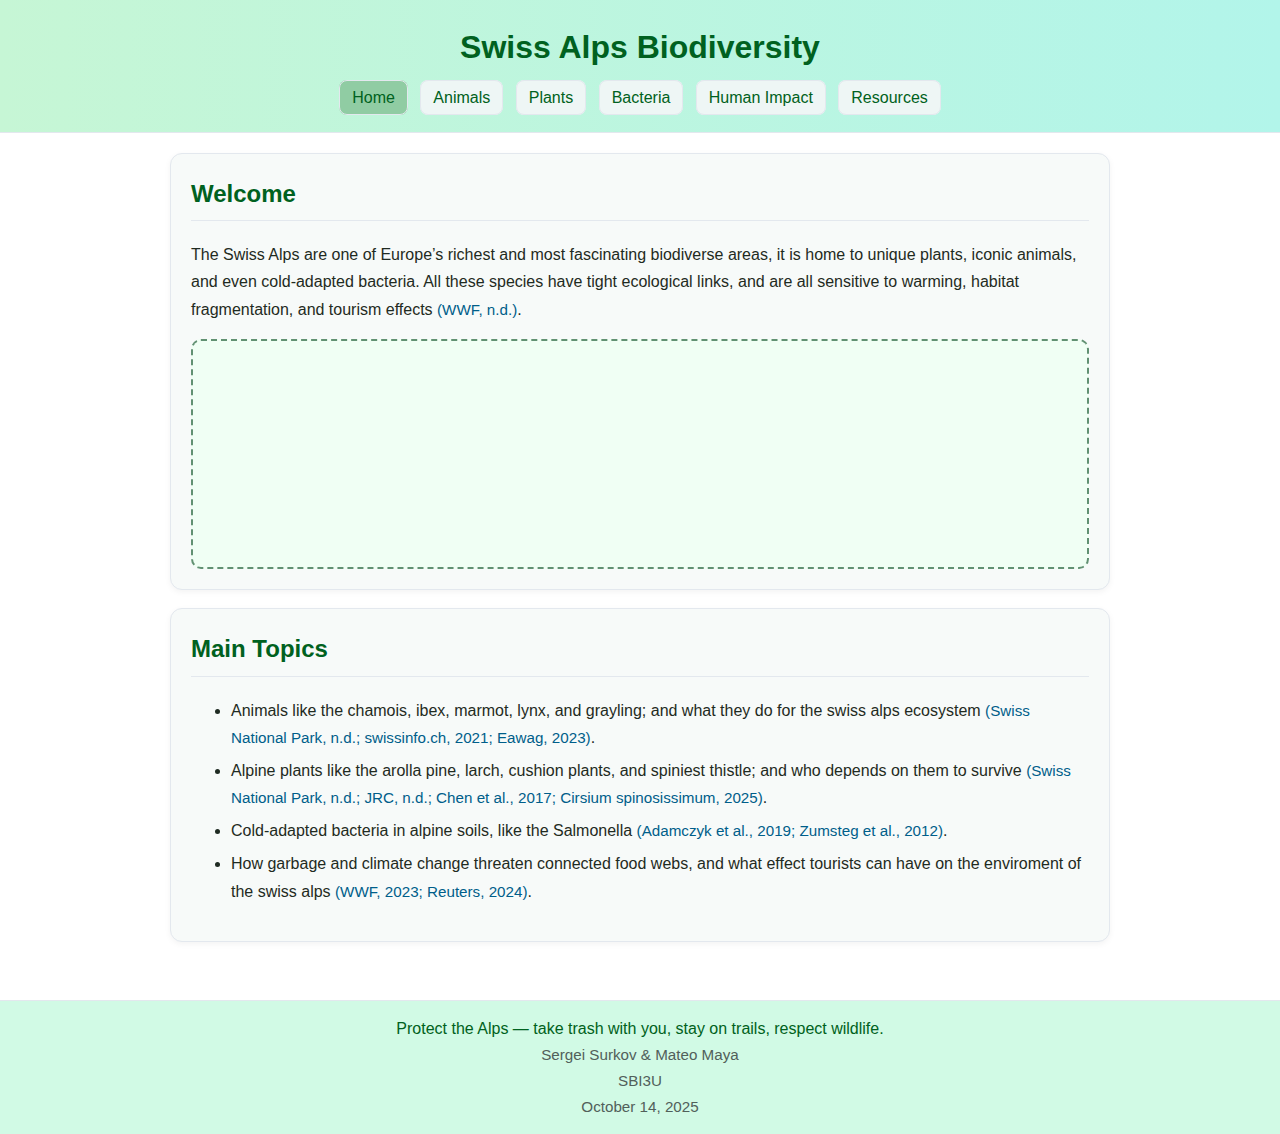
<file: index.html>
<!doctype html>
<html lang="en">
<head>
  <meta charset="utf-8" />
  <meta name="viewport" content="width=device-width, initial-scale=1" />
  <title>Home • Swiss Alps Biodiversity</title>
  <link rel="stylesheet" href="styles.css" />
</head>
<body>
  <header>
    <h1>Swiss Alps Biodiversity</h1>
    <nav>
      <a href="index.html" class="active">Home</a>
      <a href="animals.html" >Animals</a>
      <a href="plants.html" >Plants</a>
      <a href="bacteria.html" >Bacteria</a>
      <a href="human-impact.html" >Human Impact</a>
      <a href="resources.html" >Resources</a>
    </nav>
  </header>
  <main>
    
<section class="card">
  <h2>Welcome</h2>
  <p>The Swiss Alps are one of Europe’s richest and most fascinating biodiverse areas, it is home to unique plants, iconic animals, and even cold-adapted bacteria. All these species have tight ecological links, and are all sensitive to warming, habitat fragmentation, and tourism effects <span class="cite">(WWF, n.d.)</span>.</p>
  <div class="photo" src="https://i0.wp.com/blog.lowcostvibes.com/wp-content/uploads/2023/03/Explore-beautiful-Swiss-Alps-and-top-tourist-destinations-in-Switzerland.png?fit=1200%2C680&ssl=1" alt="Swiss alps"></div>
</section>
<section class="card">
  <h2>Main Topics</h2>
  <ul class="list-tight">
    <li>Animals like the chamois, ibex, marmot, lynx, and grayling; and what they do for the swiss alps ecosystem <span class="cite">(Swiss National Park, n.d.; swissinfo.ch, 2021; Eawag, 2023)</span>.</li>
    <li>Alpine plants like the arolla pine, larch, cushion plants, and spiniest thistle; and who depends on them to survive <span class="cite">(Swiss National Park, n.d.; JRC, n.d.; Chen et&nbsp;al., 2017; Cirsium spinosissimum, 2025)</span>.</li>
    <li>Cold-adapted bacteria in alpine soils, like the Salmonella <span class="cite">(Adamczyk et&nbsp;al., 2019; Zumsteg et&nbsp;al., 2012)</span>.</li>
    <li>How garbage and climate change threaten connected food webs, and what effect tourists can have on the enviroment of the swiss alps <span class="cite">(WWF, 2023; Reuters, 2024)</span>.</li>
  </ul>
</section>

  </main>
  <footer>
    <div>Protect the Alps — take trash with you, stay on trails, respect wildlife.</div>
    <div class="small"> Sergei Surkov & Mateo Maya</div>
    <div class="small">SBI3U</div>
    <div class="small">October 14, 2025</div>
  </footer>
</body>
</html>
</file>
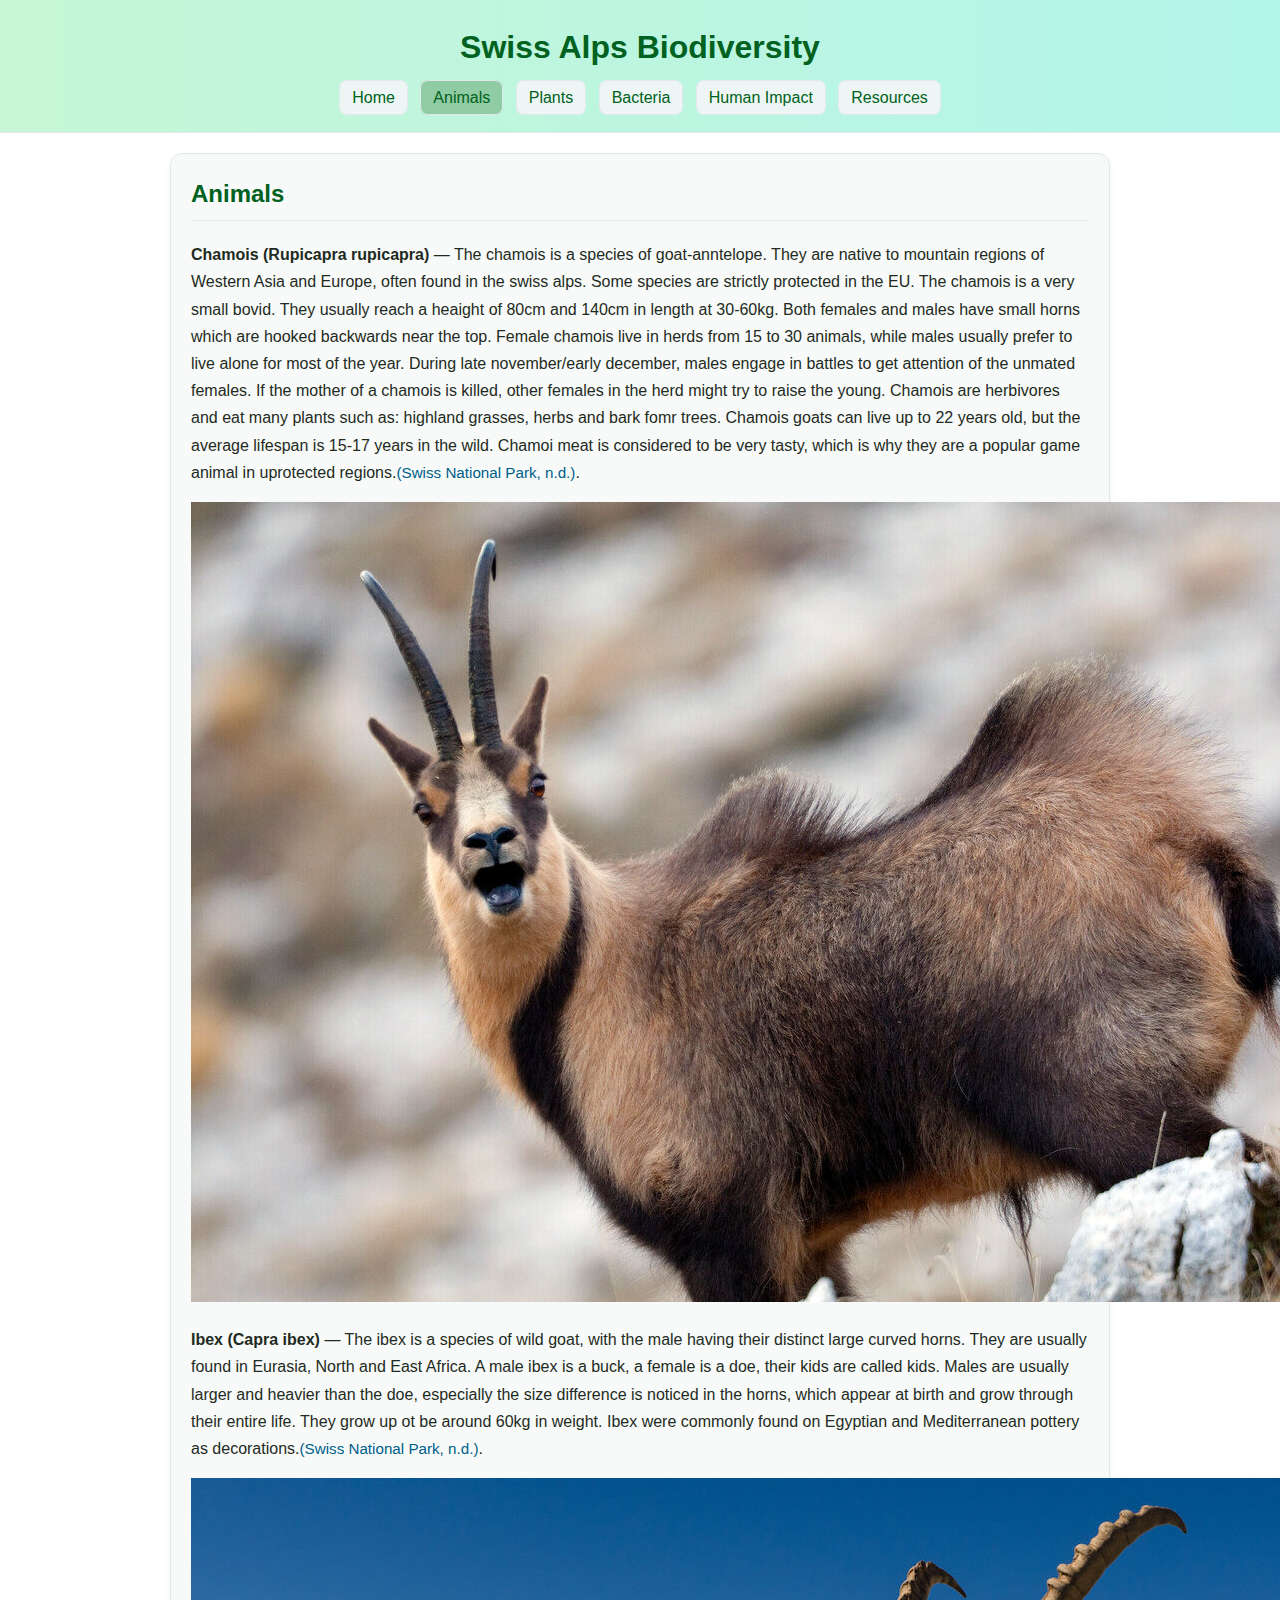
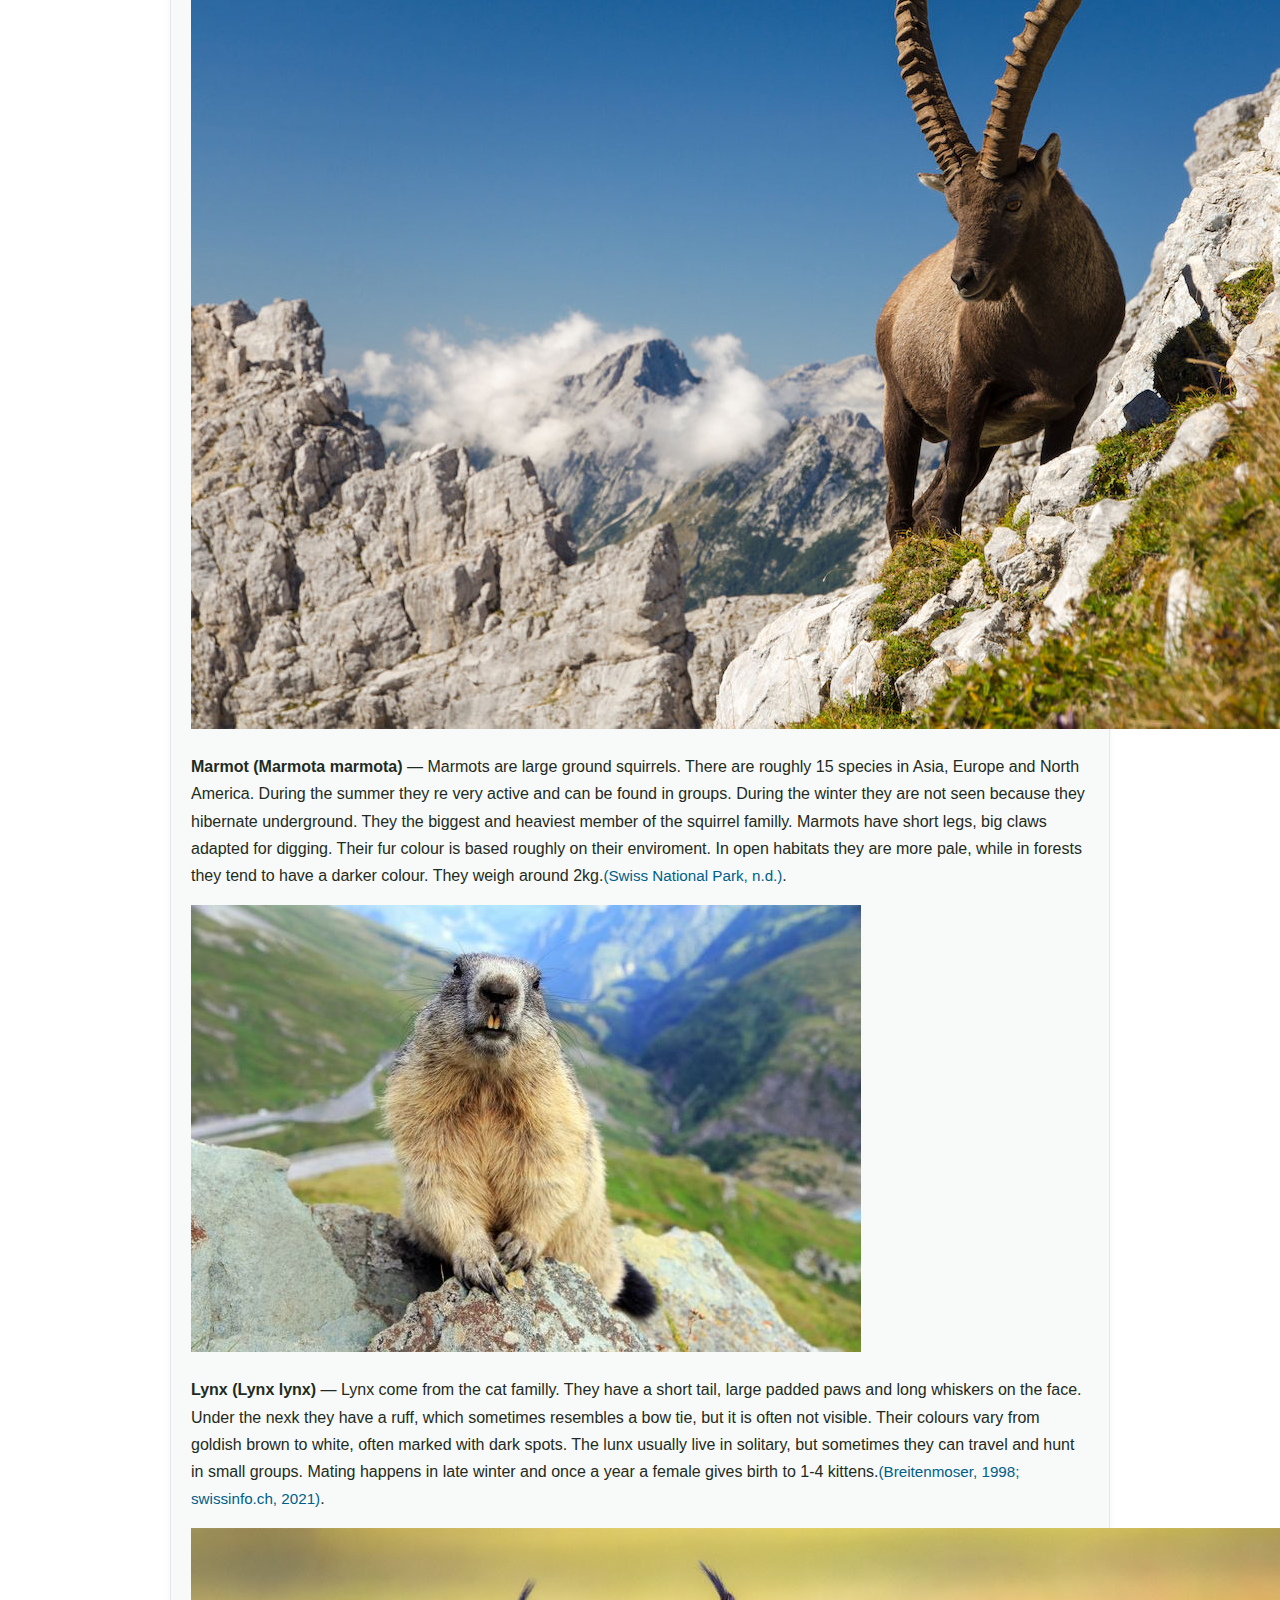
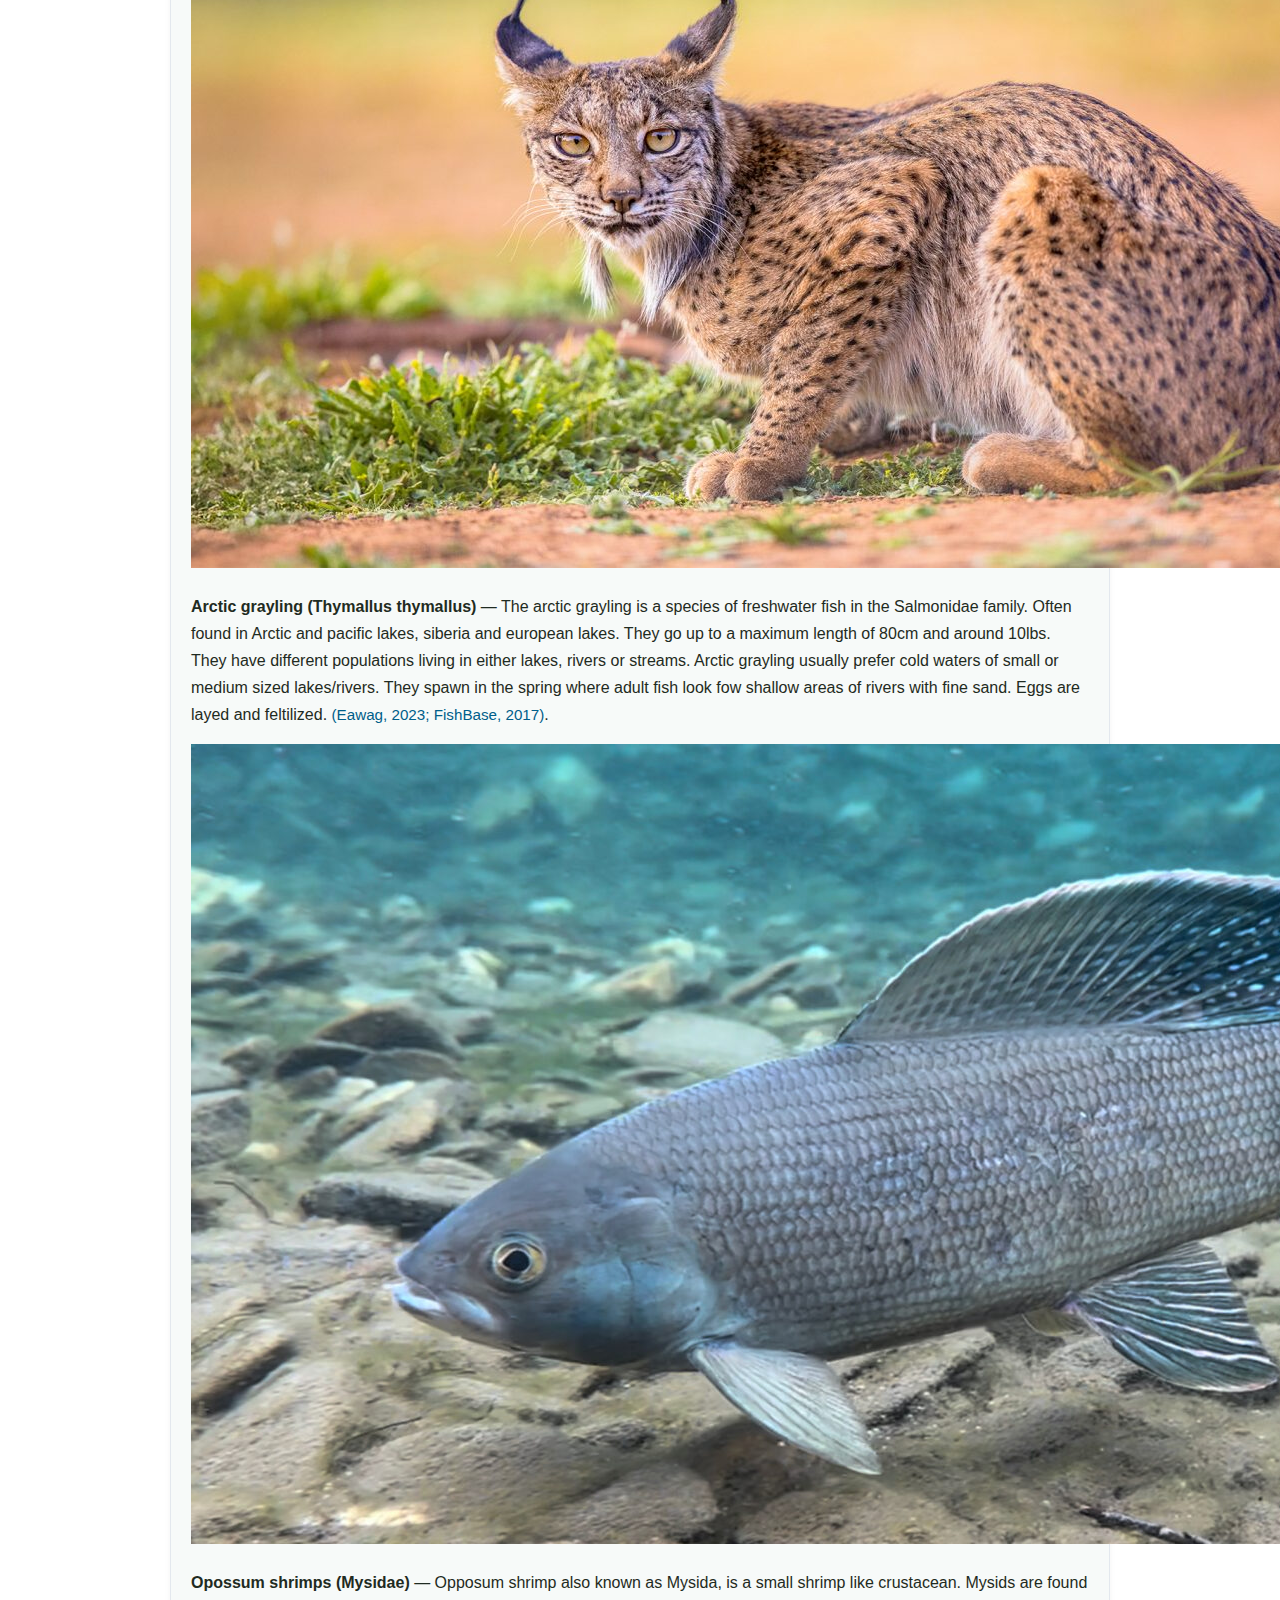
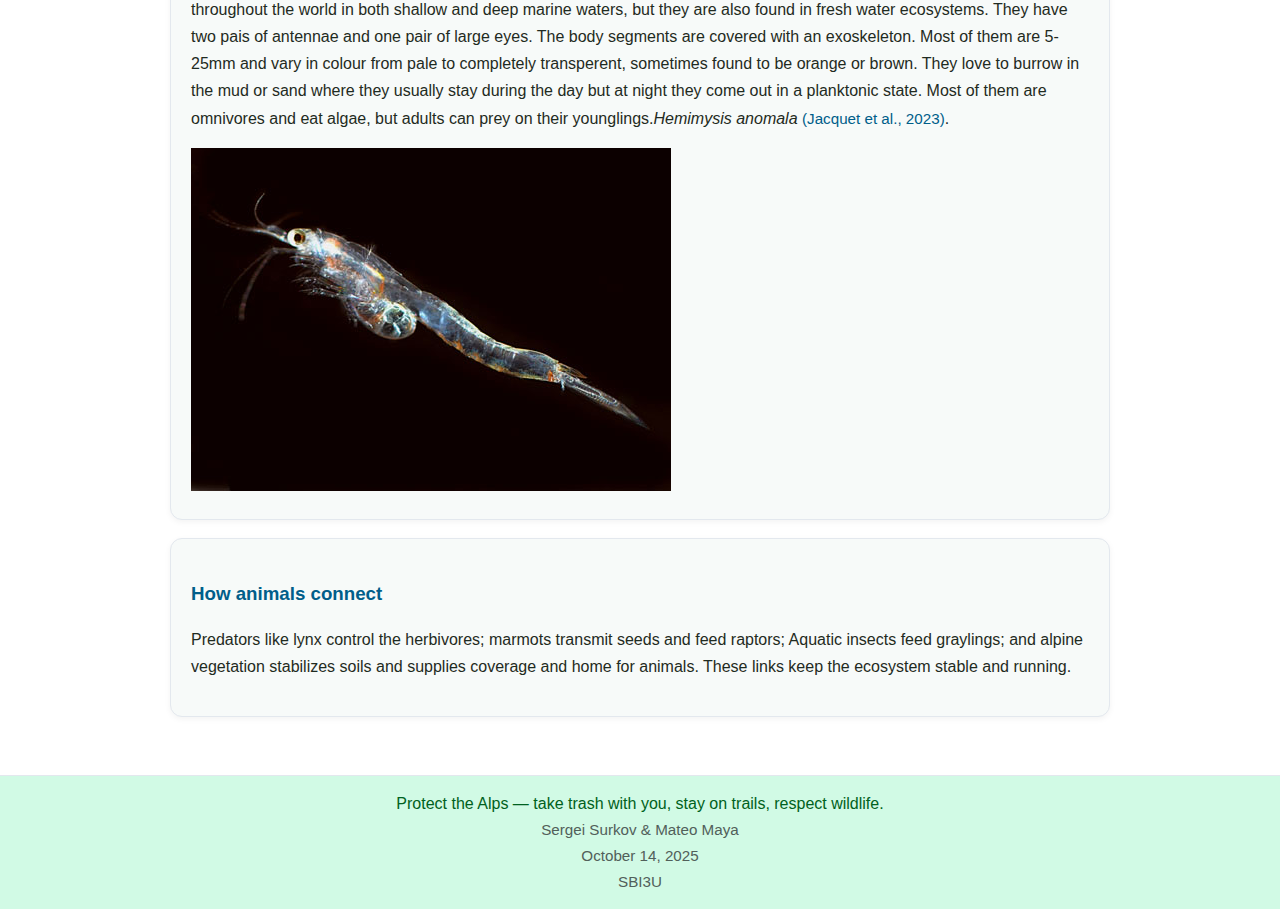
<file: animals.html>
<!doctype html>
<html lang="en">
<head>
  <meta charset="utf-8" />
  <meta name="viewport" content="width=device-width, initial-scale=1" />
  <title>Animals • Swiss Alps Biodiversity</title>
  <link rel="stylesheet" href="styles.css" />
</head>
<body>
  <header>
    <h1>Swiss Alps Biodiversity</h1>
    <nav>
      <a href="index.html" >Home</a>
      <a href="animals.html" class="active">Animals</a>
      <a href="plants.html" >Plants</a>
      <a href="bacteria.html" >Bacteria</a>
      <a href="human-impact.html" >Human Impact</a>
      <a href="resources.html" >Resources</a>
    </nav>
  </header>
  <main>
    
<section class="card">
  <h2>Animals</h2>
  <p><strong>Chamois (Rupicapra rupicapra)</strong> — The chamois is a species of goat-anntelope. They are native to mountain regions of Western Asia and Europe, often found in the swiss alps. Some species are strictly protected in the EU. The chamois is a very small bovid. They usually reach a heaight of 80cm and 140cm in length at 30-60kg. Both females and males have small horns which are hooked backwards near the top. Female chamois live in herds from 15 to 30 animals, while males usually prefer to live alone for most of the year. During late november/early december, males engage in battles to get attention of the unmated females. If the mother of a chamois is killed, other females in the herd might try to raise the young. Chamois are herbivores and eat many plants such as: highland grasses, herbs and bark fomr trees. Chamois goats can live up to 22 years old, but the average lifespan is 15-17 years in the wild. Chamoi meat is considered to be very tasty, which is why they are a popular game animal in uprotected regions.<span class="cite">(Swiss National Park, n.d.)</span>.</p>
  <img src="chamois.jpg" alt="Chamois" class="photo-img">
  <p><strong>Ibex (Capra ibex)</strong> — The ibex is a species of wild goat, with the male having their distinct large curved horns. They are usually found in Eurasia, North and East Africa. A male ibex is a buck, a female is a doe, their kids are called kids. Males are usually larger and heavier than the doe, especially the size difference is noticed in the horns, which appear at birth and grow through their entire life. They grow up ot be around 60kg in weight. Ibex were commonly found on Egyptian and Mediterranean pottery as decorations.<span class="cite">(Swiss National Park, n.d.)</span>.</p>
  <img src="animals.jpg" alt="Ibex" class="photo-img">
  <p><strong>Marmot (Marmota marmota)</strong> — Marmots are large ground squirrels. There are roughly 15 species in Asia, Europe and North America. During the summer they re very active and can be found in groups. During the winter they are not seen because they hibernate underground. They the biggest and heaviest member of the squirrel familly. Marmots have short legs, big claws adapted for digging. Their fur colour is based roughly on their enviroment. In open habitats they are more pale, while in forests they tend to have a darker colour. They weigh around 2kg.<span class="cite">(Swiss National Park, n.d.)</span>.</p>
  <img src="marmot.jpg" alt="Marmot" class="photo-img">
  <p><strong>Lynx (Lynx lynx)</strong> — Lynx come from the cat familly. They have a short tail, large padded paws and long whiskers on the face. Under the nexk they have a ruff, which sometimes resembles a bow tie, but it is often not visible. Their colours vary from goldish brown to white, often marked with dark spots. The lunx usually live in solitary, but sometimes they can travel and hunt in small groups. Mating happens in late winter and once a year a female gives birth to 1-4 kittens.<span class="cite">(Breitenmoser, 1998; swissinfo.ch, 2021)</span>.</p>
  <img src="lynx.jpg" alt="Lynx" class="photo-img">
  <p><strong>Arctic grayling (Thymallus thymallus)</strong> — The arctic grayling is a species of freshwater fish in the Salmonidae family. Often found in Arctic and pacific lakes, siberia and european lakes. They go up to a maximum length of 80cm and around 10lbs. They have different populations living in either lakes, rivers or streams. Arctic grayling usually prefer cold waters of small or medium sized lakes/rivers. They spawn in the spring where adult fish look fow shallow areas of rivers with fine sand. Eggs are layed and feltilized. <span class="cite">(Eawag, 2023; FishBase, 2017)</span>.</p>
  <img src="arctic grayling.jpeg" alt="Artic grayling" class="photo-img">
  <p><strong>Opossum shrimps (Mysidae)</strong> — Opposum shrimp also known as Mysida, is a small shrimp like crustacean. Mysids are found throughout the world in both shallow and deep marine waters, but they are also found in fresh water ecosystems. They have two pais of antennae and one pair of large eyes. The body segments are covered with an exoskeleton. Most of them are 5-25mm and vary in colour from pale to completely transperent, sometimes found to be orange or brown. They love to burrow in the mud or sand where they usually stay during the day but at night they come out in a planktonic state. Most of them are omnivores and eat algae, but adults can prey on their younglings.<em>Hemimysis anomala</em> <span class="cite">(Jacquet et&nbsp;al., 2023)</span>.</p>
  <img src="shrimp.jpg" alt="Opposum shrimps" class="photo-img">
  
</section>
<section class="card">
  <h3>How animals connect</h3>
  <p>Predators like lynx control the herbivores; marmots transmit seeds and feed raptors; Aquatic insects feed graylings; and alpine vegetation stabilizes soils and supplies coverage and home for animals. These links keep the ecosystem stable and running.</p>
</section>

  </main>
  <footer>
    <div>Protect the Alps — take trash with you, stay on trails, respect wildlife.</div>
    <div class="small"> Sergei Surkov & Mateo Maya</div>
    <div class="small">October 14, 2025</div>
    <div class="small">SBI3U</div>
  </footer>
</body>
</html>
</file>
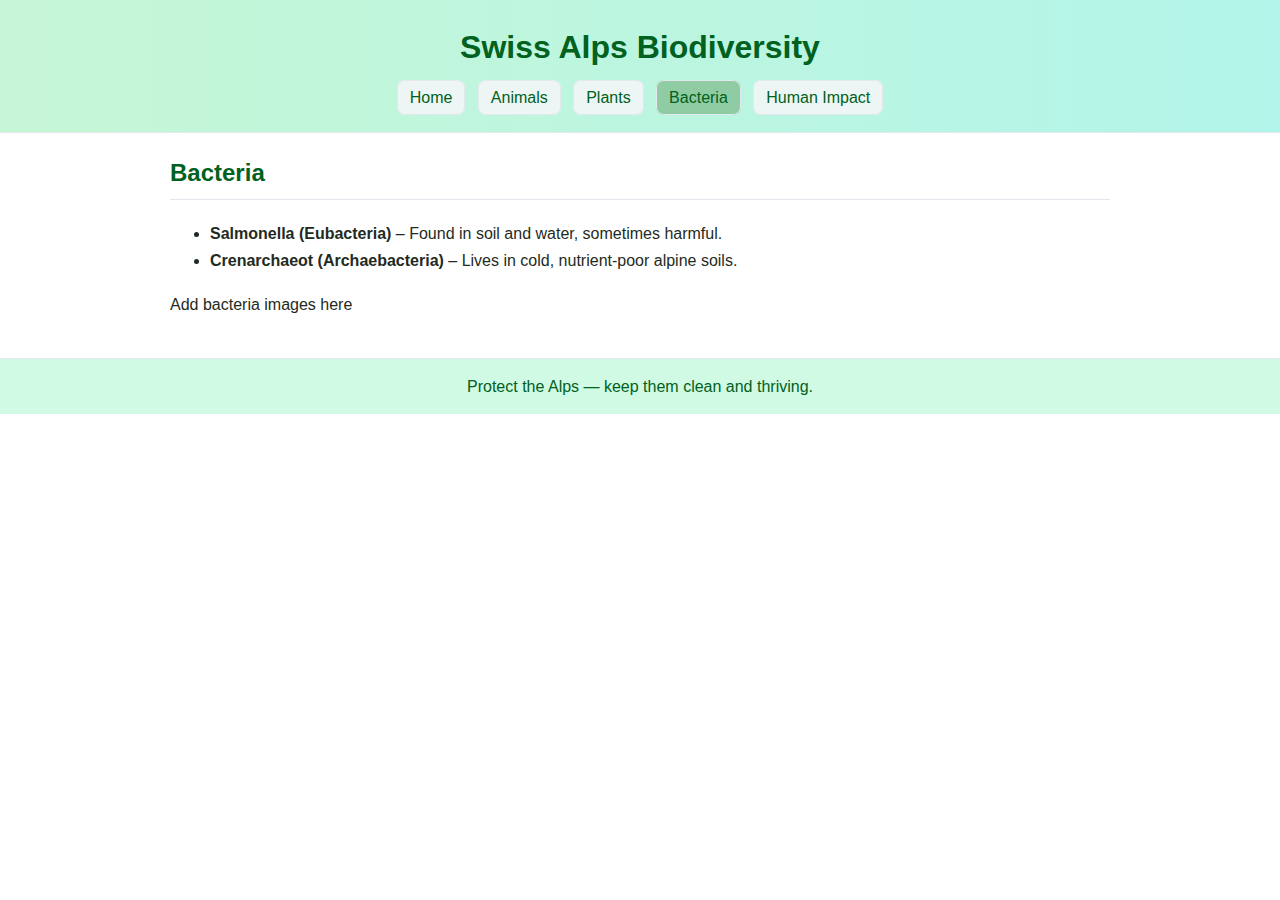
<file: bacteria.html>
<!DOCTYPE html>
<html lang="en">
<head>
<meta charset="UTF-8">
<meta name="viewport" content="width=device-width, initial-scale=1.0">
<title>Bacteria - Swiss Alps Biodiversity</title>
<link rel="stylesheet" href="styles.css">
</head>
<body>
<header>
  <h1>Swiss Alps Biodiversity</h1>
  <nav>
    <a href="index.html" >Home</a>
    <a href="animals.html" >Animals</a>
    <a href="plants.html" >Plants</a>
    <a href="bacteria.html" class="active">Bacteria</a>
    <a href="human-impact.html" >Human Impact</a>
  </nav>
</header>
<main>

<section>
<h2>Bacteria</h2>
<ul>
<li><strong>Salmonella (Eubacteria)</strong> – Found in soil and water, sometimes harmful.</li>
<li><strong>Crenarchaeot (Archaebacteria)</strong> – Lives in cold, nutrient-poor alpine soils.</li>
</ul>
<div class="photo-placeholder">Add bacteria images here</div>
</section>

</main>
<footer>Protect the Alps — keep them clean and thriving.</footer>
</body>
</html>
</file>
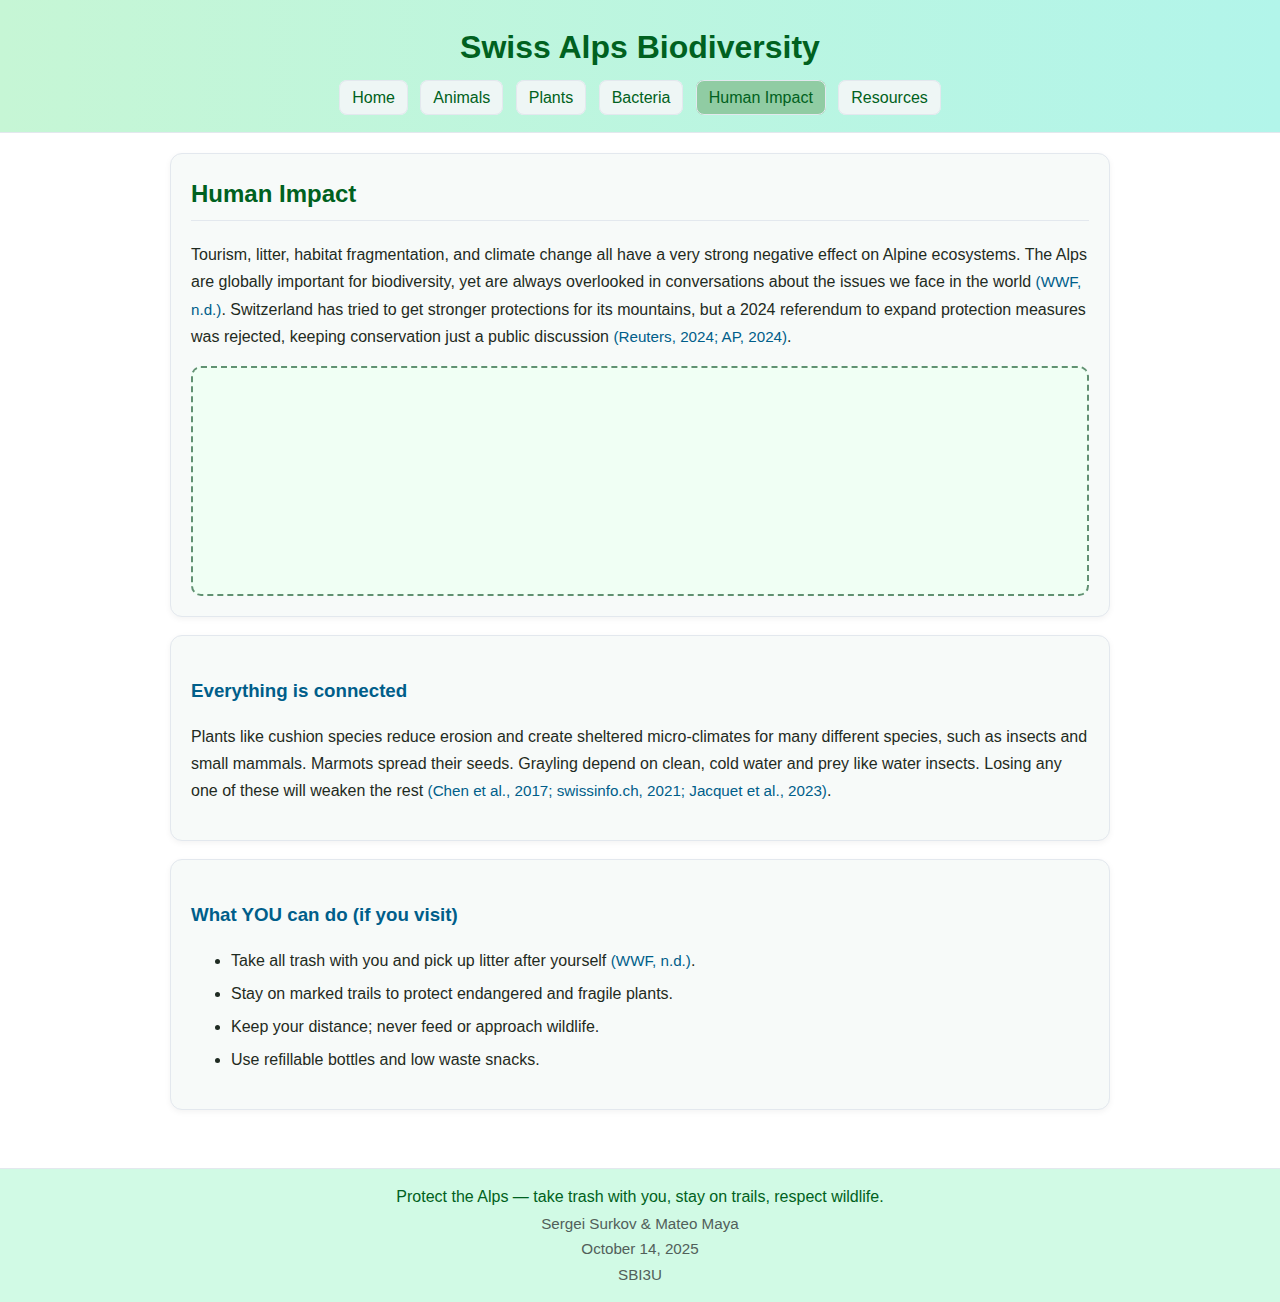
<file: human-impact.html>
<!doctype html>
<html lang="en">
<head>
  <meta charset="utf-8" />
  <meta name="viewport" content="width=device-width, initial-scale=1" />
  <title>Human Impact • Swiss Alps Biodiversity</title>
  <link rel="stylesheet" href="styles.css" />
</head>
<body>
  <header>
    <h1>Swiss Alps Biodiversity</h1>
    <nav>
      <a href="index.html" >Home</a>
      <a href="animals.html" >Animals</a>
      <a href="plants.html" >Plants</a>
      <a href="bacteria.html" >Bacteria</a>
      <a href="human-impact.html" class="active">Human Impact</a>
      <a href="resources.html" >Resources</a>
    </nav>
  </header>
  <main>
    
<section class="card">
  <h2>Human Impact</h2>
  <p>Tourism, litter, habitat fragmentation, and climate change all have a very strong negative effect on Alpine ecosystems. The Alps are globally important for biodiversity, yet are always overlooked in conversations about the issues we face in the world <span class="cite">(WWF, n.d.)</span>. Switzerland has tried to get stronger protections for its mountains, but a 2024 referendum to expand protection measures was rejected, keeping conservation just a public discussion <span class="cite">(Reuters, 2024; AP, 2024)</span>.</p>
  <div class="photo" src="prsoninalps.jpg" alt="Person in front of swiss alps"></div>
</section>
<section class="card">
  <h3>Everything is connected</h3>
  <p>Plants like cushion species reduce erosion and create sheltered micro‑climates for many different species, such as insects and small mammals. Marmots spread their seeds. Grayling depend on clean, cold water and prey like water insects. Losing any one of these will weaken the rest <span class="cite">(Chen et&nbsp;al., 2017; swissinfo.ch, 2021; Jacquet et&nbsp;al., 2023)</span>.</p>
</section>
<section class="card">
  <h3>What YOU can do (if you visit)</h3>
  <ul class="list-tight">
    <li>Take all trash with you and pick up litter after yourself <span class="cite">(WWF, n.d.)</span>.</li>
    <li>Stay on marked trails to protect endangered and fragile plants.</li>
    <li>Keep your distance; never feed or approach wildlife.</li>
    <li>Use refillable bottles and low waste snacks.</li>
  </ul>
</section>

  </main>
  <footer>
    <div>Protect the Alps — take trash with you, stay on trails, respect wildlife.</div>
    <div class="small"> Sergei Surkov & Mateo Maya</div>
    <div class="small">October 14, 2025</div>
    <div class="small">SBI3U</div>
  </footer>
</body>
</html>
</file>
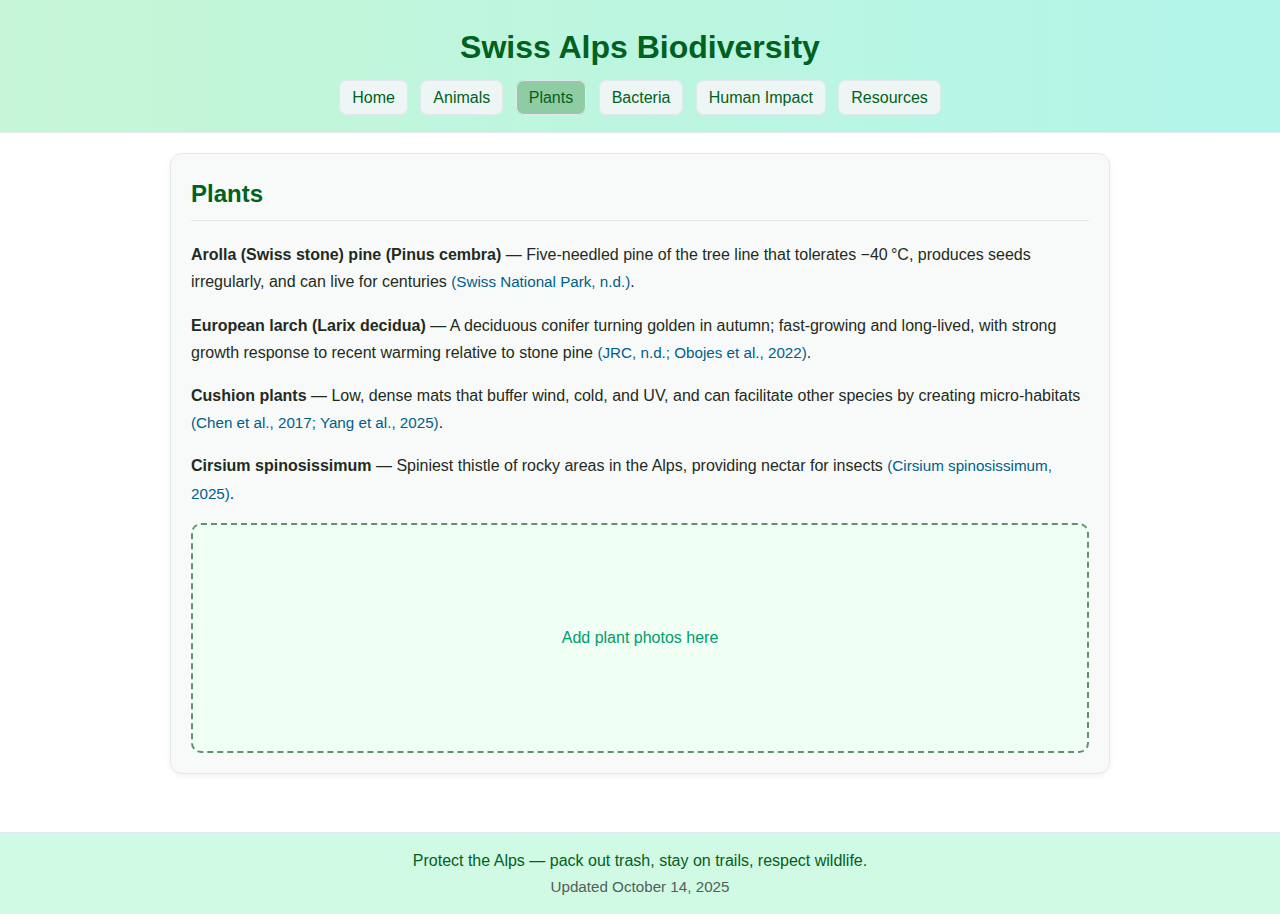
<file: plants.html>
<!doctype html>
<html lang="en">
<head>
  <meta charset="utf-8" />
  <meta name="viewport" content="width=device-width, initial-scale=1" />
  <title>Plants • Swiss Alps Biodiversity</title>
  <link rel="stylesheet" href="styles.css" />
</head>
<body>
  <header>
    <h1>Swiss Alps Biodiversity</h1>
    <nav>
      <a href="index.html" >Home</a>
      <a href="animals.html" >Animals</a>
      <a href="plants.html" class="active">Plants</a>
      <a href="bacteria.html" >Bacteria</a>
      <a href="human-impact.html" >Human Impact</a>
      <a href="resources.html" >Resources</a>
    </nav>
  </header>
  <main>
    
<section class="card">
  <h2>Plants</h2>
  <p><strong>Arolla (Swiss stone) pine (Pinus cembra)</strong> — Five‑needled pine of the tree line that tolerates −40 °C, produces seeds irregularly, and can live for centuries <span class="cite">(Swiss National Park, n.d.)</span>.</p>
  <p><strong>European larch (Larix decidua)</strong> — A deciduous conifer turning golden in autumn; fast‑growing and long‑lived, with strong growth response to recent warming relative to stone pine <span class="cite">(JRC, n.d.; Obojes et&nbsp;al., 2022)</span>.</p>
  <p><strong>Cushion plants</strong> — Low, dense mats that buffer wind, cold, and UV, and can facilitate other species by creating micro‑habitats <span class="cite">(Chen et&nbsp;al., 2017; Yang et&nbsp;al., 2025)</span>.</p>
  <p><strong>Cirsium spinosissimum</strong> — Spiniest thistle of rocky areas in the Alps, providing nectar for insects <span class="cite">(Cirsium spinosissimum, 2025)</span>.</p>
  <div class="photo">Add plant photos here</div>
</section>

  </main>
  <footer>
    <div>Protect the Alps — pack out trash, stay on trails, respect wildlife.</div>
    <div class="small">Updated October 14, 2025</div>
  </footer>
</body>
</html>
</file>
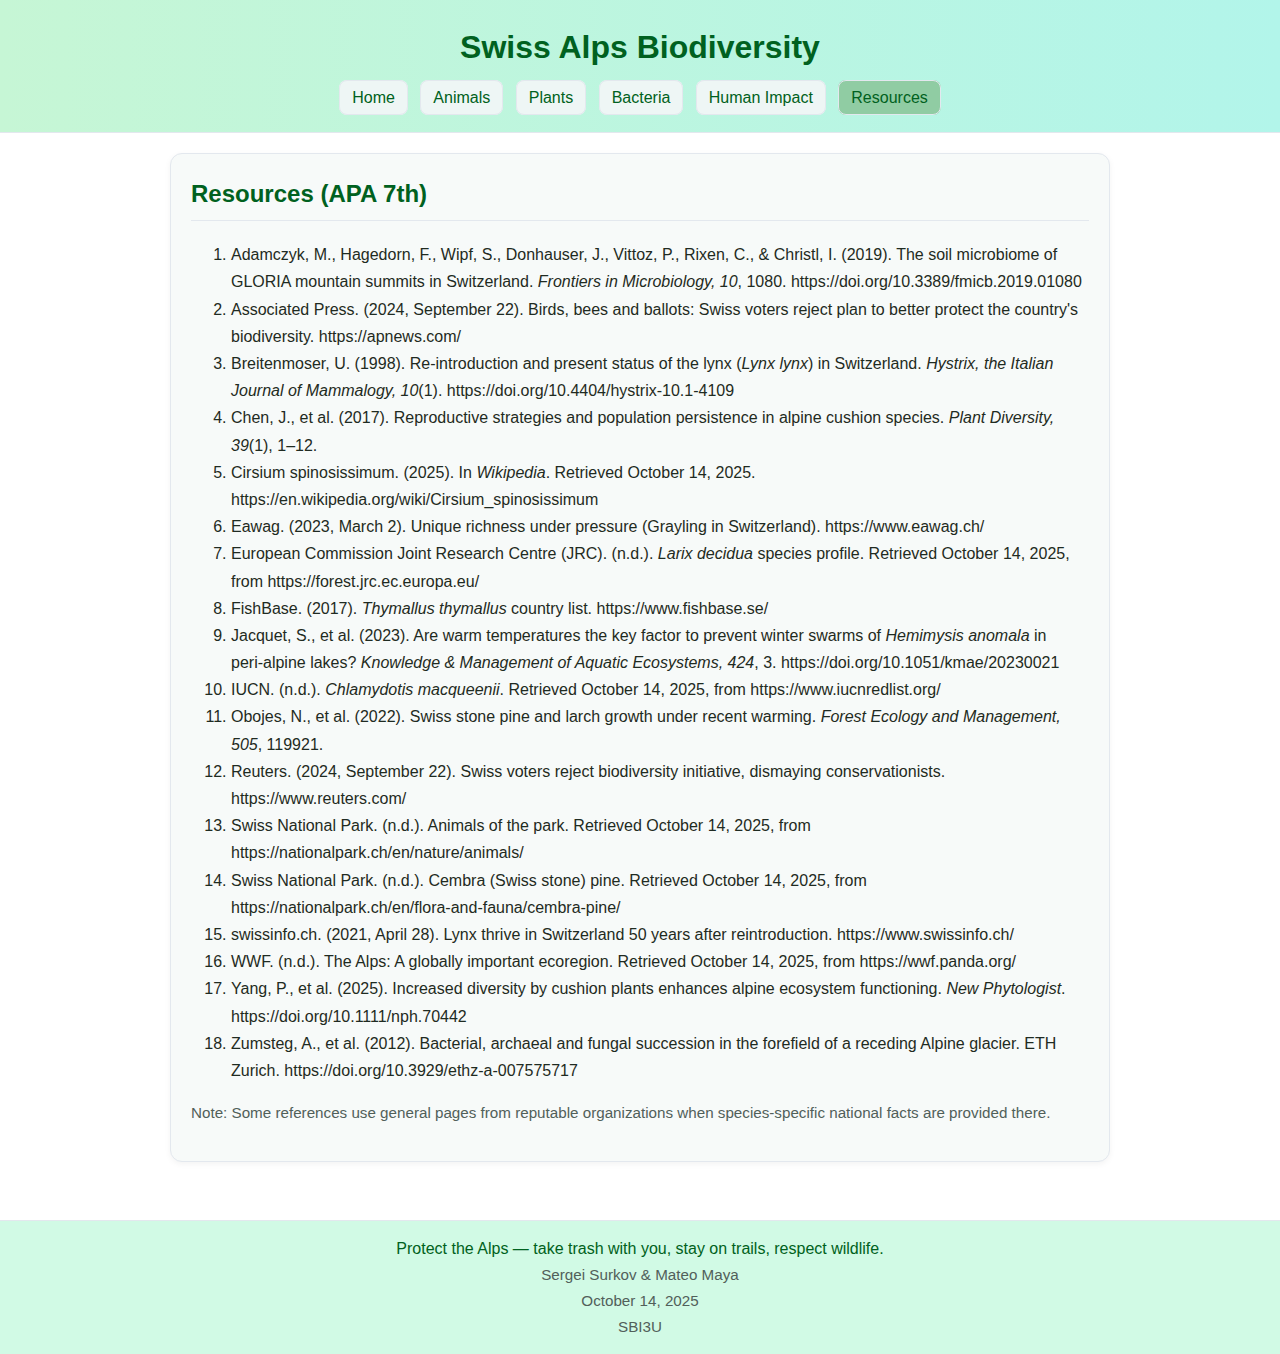
<file: resources.html>
<!doctype html>
<html lang="en">
<head>
  <meta charset="utf-8" />
  <meta name="viewport" content="width=device-width, initial-scale=1" />
  <title>Resources • Swiss Alps Biodiversity</title>
  <link rel="stylesheet" href="styles.css" />
</head>
<body>
  <header>
    <h1>Swiss Alps Biodiversity</h1>
    <nav>
      <a href="index.html" >Home</a>
      <a href="animals.html" >Animals</a>
      <a href="plants.html" >Plants</a>
      <a href="bacteria.html" >Bacteria</a>
      <a href="human-impact.html" >Human Impact</a>
      <a href="resources.html" class="active">Resources</a>
    </nav>
  </header>
  <main>
    
<section class="card">
  <h2>Resources (APA 7th)</h2>
  <ol>
    <li>Adamczyk, M., Hagedorn, F., Wipf, S., Donhauser, J., Vittoz, P., Rixen, C., & Christl, I. (2019). The soil microbiome of GLORIA mountain summits in Switzerland. <em>Frontiers in Microbiology, 10</em>, 1080. https://doi.org/10.3389/fmicb.2019.01080</li>
    <li>Associated Press. (2024, September 22). Birds, bees and ballots: Swiss voters reject plan to better protect the country's biodiversity. https://apnews.com/</li>
    <li>Breitenmoser, U. (1998). Re-introduction and present status of the lynx (<em>Lynx lynx</em>) in Switzerland. <em>Hystrix, the Italian Journal of Mammalogy, 10</em>(1). https://doi.org/10.4404/hystrix-10.1-4109</li>
    <li>Chen, J., et al. (2017). Reproductive strategies and population persistence in alpine cushion species. <em>Plant Diversity, 39</em>(1), 1–12.</li>
    <li>Cirsium spinosissimum. (2025). In <em>Wikipedia</em>. Retrieved October 14, 2025. https://en.wikipedia.org/wiki/Cirsium_spinosissimum</li>
    <li>Eawag. (2023, March 2). Unique richness under pressure (Grayling in Switzerland). https://www.eawag.ch/</li>
    <li>European Commission Joint Research Centre (JRC). (n.d.). <em>Larix decidua</em> species profile. Retrieved October 14, 2025, from https://forest.jrc.ec.europa.eu/</li>
    <li>FishBase. (2017). <em>Thymallus thymallus</em> country list. https://www.fishbase.se/</li>
    <li>Jacquet, S., et al. (2023). Are warm temperatures the key factor to prevent winter swarms of <em>Hemimysis anomala</em> in peri‑alpine lakes? <em>Knowledge & Management of Aquatic Ecosystems, 424</em>, 3. https://doi.org/10.1051/kmae/20230021</li>
    <li>IUCN. (n.d.). <em>Chlamydotis macqueenii</em>. Retrieved October 14, 2025, from https://www.iucnredlist.org/</li>
    <li>Obojes, N., et al. (2022). Swiss stone pine and larch growth under recent warming. <em>Forest Ecology and Management, 505</em>, 119921.</li>
    <li>Reuters. (2024, September 22). Swiss voters reject biodiversity initiative, dismaying conservationists. https://www.reuters.com/</li>
    <li>Swiss National Park. (n.d.). Animals of the park. Retrieved October 14, 2025, from https://nationalpark.ch/en/nature/animals/</li>
    <li>Swiss National Park. (n.d.). Cembra (Swiss stone) pine. Retrieved October 14, 2025, from https://nationalpark.ch/en/flora-and-fauna/cembra-pine/</li>
    <li>swissinfo.ch. (2021, April 28). Lynx thrive in Switzerland 50 years after reintroduction. https://www.swissinfo.ch/</li>
    <li>WWF. (n.d.). The Alps: A globally important ecoregion. Retrieved October 14, 2025, from https://wwf.panda.org/</li>
    <li>Yang, P., et al. (2025). Increased diversity by cushion plants enhances alpine ecosystem functioning. <em>New Phytologist</em>. https://doi.org/10.1111/nph.70442</li>
    <li>Zumsteg, A., et al. (2012). Bacterial, archaeal and fungal succession in the forefield of a receding Alpine glacier. ETH Zurich. https://doi.org/10.3929/ethz-a-007575717</li>
  </ol>
  <p class="small">Note: Some references use general pages from reputable organizations when species‑specific national facts are provided there.</p>
</section>

  </main>
  <footer>
   <div>Protect the Alps — take trash with you, stay on trails, respect wildlife.</div>
    <div class="small"> Sergei Surkov & Mateo Maya</div>
    <div class="small">October 14, 2025</div>
    <div class="small">SBI3U</div>
  </footer>
</body>
</html>
</file>
<file: styles.css>
:root {
  --bg: #ffffff;
  --text: #1f2b22;
  --muted: #51605a;
  --primary: #006120;
  --accent: #009c6d;
  --border: #e3e8ee;
  --card: #f7faf9;
}
* { box-sizing: border-box; }
body { margin: 0; font-family: 'Segoe UI', Roboto, Helvetica, Arial, sans-serif; background: var(--bg); color: var(--text); line-height: 1.7; }
header { background: linear-gradient(90deg, #c6f6d5, #b2f5ea); padding: 20px; border-bottom: 1px solid var(--border); text-align: center; }
header h1 { margin: 0; color: #006120; }
nav { margin-top: 10px; }
nav a { text-decoration: none; color: #006120; background: #eef6f5; padding: 8px 12px; border: 1px solid var(--border); border-radius: 8px; margin: 4px; }
nav a.active { background: #90cca3; }
main { max-width: 980px; margin: 20px auto; padding: 0 20px 20px; }
section.card { background: var(--card); border: 1px solid var(--border); border-radius: 12px; padding: 20px; margin: 18px 0; box-shadow: 0 2px 6px rgba(0,0,0,0.05); }
h2 { color: var(--primary); border-bottom: 1px solid var(--border); padding-bottom: 6px; margin-top: 0; }
h3 { color: #005e8a; margin-bottom: 6px; }
p.note { font-style: italic; color: var(--muted); }
.photo { width: 100%; height: 230px; border: 2px dashed #619172; border-radius: 10px; display: flex; align-items: center; justify-content: center; color: #009c6d; background: #f0fff4; margin-top: 8px; }
footer { text-align: center; background: #d1fae5; color: #006120; padding: 14px; border-top: 1px solid var(--border); }
.small { color: var(--muted); font-size: 0.95rem; }
.cite { color: #005e8a; font-size: 0.95rem; }
.list-tight li { margin-bottom: 6px; }
</file>
